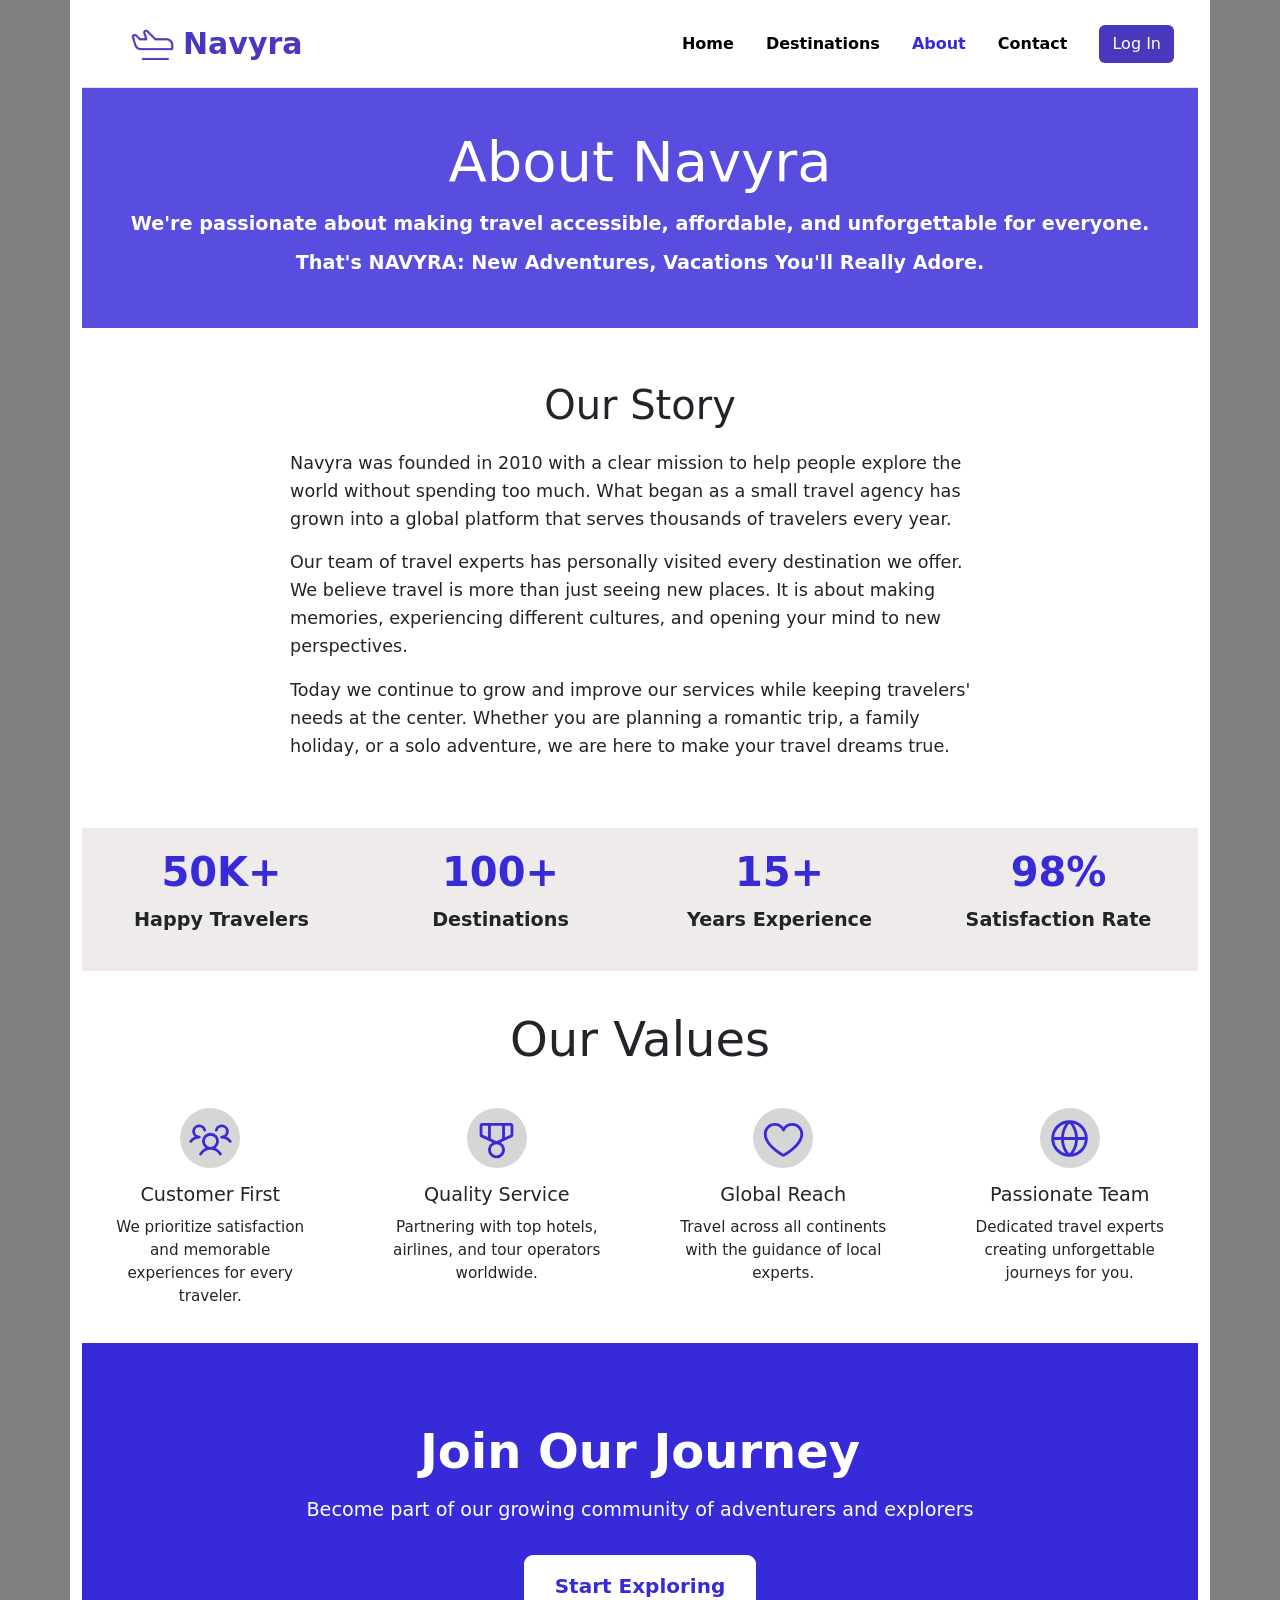
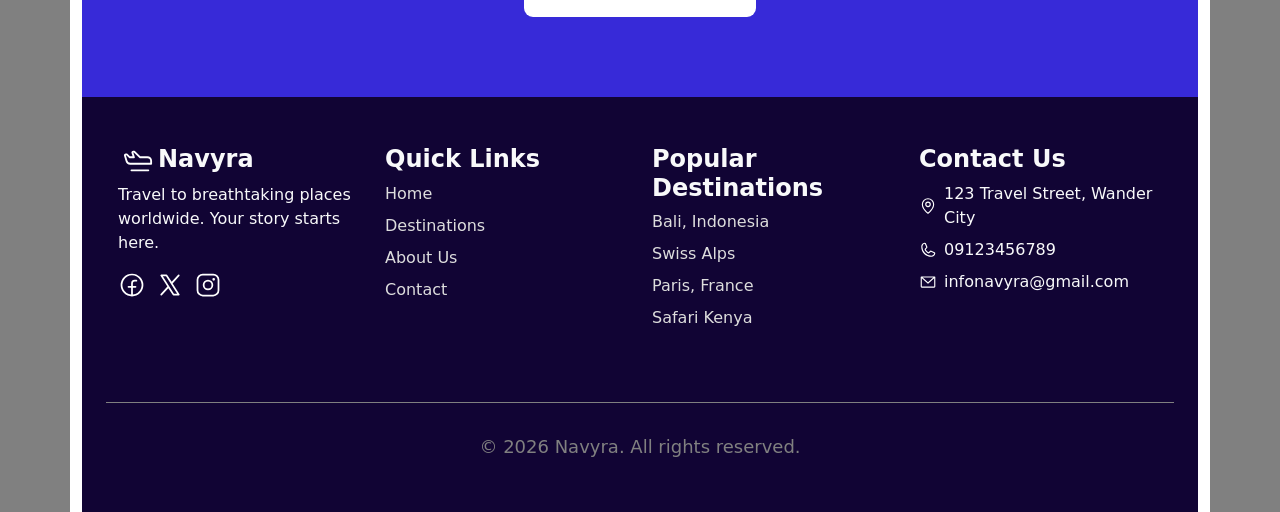
<file: about.html>
<!DOCTYPE html>
<html lang="en">

<head>
    <meta charset="UTF-8">
    <meta name="viewport" content="width=device-width, initial-scale=1.0">
    <title>About</title>
    <link href="https://cdn.jsdelivr.net/npm/bootstrap@5.3.8/dist/css/bootstrap.min.css" rel="stylesheet"
        integrity="sha384-sRIl4kxILFvY47J16cr9ZwB07vP4J8+LH7qKQnuqkuIAvNWLzeN8tE5YBujZqJLB" crossorigin="anonymous">
    <link rel="stylesheet" href="style.css">
</head>
<style> 

    .purple-section {
        background-color: rgba(55, 42, 216, 0.83); 
        color: white;
        text-align: center;
        padding: 40px 20px;
        min-height: 300px;
        min-height: 150px;
        display: flex;
        flex-direction: column;
        justify-content: center; 
    }

    .purple-section h2 {
        margin-bottom: 15px;
        font-size: 3.5rem;
    }

    .purple-section p{
        font-weight: bold;
        font-size: 1.2rem;
        margin-bottom: 10px;
    }

    .purple-section p:nth-child(1){
        margin-bottom: 10px;
    }

    .white-section {
        background-color: white;
        min-height: 500px; 
        display: flex;
        justify-content: center; 
        align-items: center;    
        padding: 20px;
    }

    .white-content {
        max-width: 700px;
    }

    .white-content h3 {
        font-size: 40px;
        margin-bottom: 20px;
        text-align: center; 
    }

    .white-content p {
        line-height: 1.6;
        margin-bottom: 15px;
        font-size: 1.1rem;
        font-weight: 500;
    }

    /* ------------------------------------------------------------------------------------- */

    .stats {
        display: grid;
        grid-template-columns: repeat(auto-fit, minmax(200px, 1fr));
        text-align: center;
        margin-bottom: 40px;
    }

    .stat {
        background-color: #F0EBEB;
        padding: 20px;
  
    }

    .stat h2 {
        color: #372AD8;
        font-size: 2.5rem;
        font-weight: bold;

    }

    .stat p {
        margin-top: 10px;
        font-size: 1.2rem;
        font-weight: bold;
    }

    .values {
        display: grid;
        grid-template-columns: repeat(auto-fit, minmax(250px, 1fr));
        gap: 30px;
    }

    .value {
        background-color: #ffffff;
        padding: 20px;
        text-align: center;
    }

    .value img {
        width: 50px;
        height: 50px;
        margin-bottom: 15px;
    }

    .value h3 {
        margin: 10px 0;
        font-size: 1.2rem;
    }

    .value p {
        font-size: 0.95rem;
        line-height: 1.5;
    }

    .icon {
        width: 60px;
        height: 60px;
        background-color: #D6D6D6; 
        border-radius: 50%;
        display: flex;
        align-items: center;
        justify-content: center;
        margin: 0 auto 15px;
    }

    .symbol {
        width: 45px;
        height: 45px;
    }

    /* ------------------------------------------------------------------------------------- */

    .hero-section {
        background-color: #372AD8;
        color: #fff;
        text-align: center;
        padding: 80px 20px;
    }

    .hero-section h1 {
        font-size: 3rem;
        font-weight: bold;
    }

    .hero-section p {
        font-size: 1.2rem;
        margin-top: 15px;
        margin-bottom: 30px;
    }

    .hero-section .btn {
        background-color: #fff;
        color: #372AD8;;
        font-weight: 600;
        padding: 15px 30px;
        border-radius: 9px;
        transition: all 0.3s ease;
        font-size: 20px;
    }

    .hero-section .btn:hover {
        background-color: #5a32a3;
        color: #fff;
    }
  
    @media (max-width: 480px) {
        .purple-section {
            background-color: rgba(55, 42, 216, 0.83);
            color: white;
            text-align: center;
            padding: 30px 15px;
            min-height: auto;
            display: flex;
            flex-direction: column;
            justify-content: center;
        }

        .purple-section h2 {
            font-size: 1.8rem;
            margin-bottom: 10px;
        }

        .purple-section p {
            font-size: 1rem;
            margin-bottom: 8px;
            font-weight: 500;
        }

        .white-section {
            padding: 30px 15px;
        }

        .white-content h3 {
            font-size: 1.5rem;
            text-align: center;
        }

        .white-content p {
            font-size: 1rem;
        }

        .hero-section {
            padding: 50px 15px;
        }

        .hero-section h1 {
            font-size: 2rem;
        }

        .hero-section p {
            font-size: 1rem;
        }

        .hero-section .btn {
            font-size: 16px;
            padding: 12px 20px;
        }

        .stats {
            grid-template-columns: 1fr;
            gap: 15px;
        }

        .values {
            grid-template-columns: 1fr;
            gap: 20px;
        }
    }

    @media (max-width: 1200px) {

        .purple-section h2 {
            font-size: 2.5rem;
        }

        .purple-section p {
            font-size: 1.1rem;
        }

        .white-content h3 {
            font-size: 2rem;
        }

        .hero-section h1 {
            font-size: 2.8rem;
        }

        .hero-section p {
            font-size: 1.1rem;
        }

        .stats {
            grid-template-columns: repeat(2, 1fr);
        }

        .values {
            grid-template-columns: repeat(2, 1fr);
        }
    }

</style>

<body>

    <div class="container" style="background-color: white;">
        <nav class="navbar navbar-expand-md border-bottom py-3" style="background-color: white;">
  
            <a class="navbar-brand d-flex align-items-center fw-bold" href="#" style="color: #4738BE; font-size: 30px;">
                <img src="./airplane-in-flight-light.png" alt="airplane-in-flight" height="45" class="ms-5 me-2">
                Navyra
            </a>
    
            <button class="navbar-toggler" type="button" data-bs-toggle="collapse" data-bs-target="#navMenu">
                <span class="navbar-toggler-icon"></span>
            </button>
    
            <div class="collapse navbar-collapse justify-content-end" id="navMenu">
                <ul class="navbar-nav mb-2 mb-md-0">
                    <li class="nav-item"><a href="index.html" class="nav-link me-3" style="font-weight: 600">Home</a></li>
                    <li class="nav-item"><a href="destinations.html" class="nav-link me-3" style="font-weight: 600">Destinations</a></li>
                    <li class="nav-item"><a href="about.html" class="nav-link me-3" style="color:#372AD8; font-weight: 600">About</a></li>
                    <li class="nav-item"><a href="contact.html" class="nav-link me-4" style="font-weight: 600">Contact</a></li>
                </ul>
                <a href="login.html" class="btn custom-login me-4">Log In</a>
            </div>
        </nav>
    </div>
    
    <!-- ----------------------------------------------------------------------------------------------- -->

    <div class="container" style="background-color: white;">
        <div class="purple-section">
            <h2>About Navyra</h2>
            <p>We're passionate about making travel accessible, affordable, and unforgettable for everyone.</p>
            <p>That's NAVYRA: New Adventures, Vacations You'll Really Adore.</p>
        </div>

        <div class="white-section">
            <div class="white-content">
                <h3>Our Story</h3>
                <p>
                    Navyra was founded in 2010 with a clear mission to help people explore the world
                    without spending too much. What began as a small travel agency has grown into
                    a global platform that serves thousands of travelers every year.
                </p>
                <p>
                    Our team of travel experts has personally visited every destination we offer. We believe travel is more than
                    just seeing new places. It is about making memories, experiencing different cultures, and opening your mind
                    to new perspectives.
                </p>
                <p>
                    Today we continue to grow and improve our services while keeping travelers' needs at the center. Whether you
                    are planning a romantic trip, a family holiday, or a solo adventure, we are here to make your travel dreams true.
                </p>
            </div>
        </div>
    </div>

    <!-- ----------------------------------------------------------------------------------------------- -->

    <div class="container" style="background-color: white;">
        <div class="stats">
            <div class="stat">
                <h2>50K+</h2>
                <p>Happy Travelers</p>
            </div>
            <div class="stat">
                <h2>100+</h2>
                <p>Destinations</p>
            </div>
            <div class="stat">
                <h2>15+</h2>
                <p>Years Experience</p>
            </div>
            <div class="stat">
                <h2>98%</h2>
                <p>Satisfaction Rate</p>
            </div>
        </div>
    
        <h2 style="text-align:center; margin-bottom:20px; font-size: 3rem;">Our Values</h2>
        <div class="values">
            <div class="value">
                <div class="icon">
                    <svg class="symbol" xmlns="http://www.w3.org/2000/svg" width="36" height="36" fill="#372ad8" viewBox="0 0 256 256">
                        <path
                            d="M244.8,150.4a8,8,0,0,1-11.2-1.6A51.6,51.6,0,0,0,192,128a8,8,0,0,1-7.37-4.89,8,8,0,0,1,0-6.22A8,8,0,0,1,192,112a24,24,0,1,0-23.24-30,8,8,0,1,1-15.5-4A40,40,0,1,1,219,117.51a67.94,67.94,0,0,1,27.43,21.68A8,8,0,0,1,244.8,150.4ZM190.92,212a8,8,0,1,1-13.84,8,57,57,0,0,0-98.16,0,8,8,0,1,1-13.84-8,72.06,72.06,0,0,1,33.74-29.92,48,48,0,1,1,58.36,0A72.06,72.06,0,0,1,190.92,212ZM128,176a32,32,0,1,0-32-32A32,32,0,0,0,128,176ZM72,120a8,8,0,0,0-8-8A24,24,0,1,1,87.24,82a8,8,0,1,0,15.5-4A40,40,0,1,0,37,117.51,67.94,67.94,0,0,0,9.6,139.19a8,8,0,1,0,12.8,9.61A51.6,51.6,0,0,1,64,128,8,8,0,0,0,72,120Z">
                        </path>
                    </svg>
                </div>
                <h3>Customer First</h3>
                <p style="font-weight: 500;">We prioritize satisfaction and memorable experiences for every traveler.</p>
            </div>

            <div class="value">
                <div class="icon">
                    <svg class="symbol" xmlns="http://www.w3.org/2000/svg" width="36" height="36" fill="#372ad8" viewBox="0 0 256 256">
                        <path
                            d="M207,40H49A17,17,0,0,0,32,57v49.21a17,17,0,0,0,10,15.47l62.6,28.45a48,48,0,1,0,46.88,0L214,121.68a17,17,0,0,0,10-15.47V57A17,17,0,0,0,207,40ZM160,56v72.67l-32,14.54L96,128.67V56ZM48,106.21V57a1,1,0,0,1,1-1H80v65.39L48.59,107.12A1,1,0,0,1,48,106.21ZM128,224a32,32,0,1,1,32-32A32,32,0,0,1,128,224Zm80-117.79a1,1,0,0,1-.59.91L176,121.39V56h31a1,1,0,0,1,1,1Z">
                        </path>
                    </svg>
                </div>
                <h3>Quality Service</h3>
                <p style="font-weight: 500;">Partnering with top hotels, airlines, and tour operators worldwide.</p>
            </div>

            <div class="value">
                <div class="icon">
                    <svg class="symbol" xmlns="http://www.w3.org/2000/svg" width="36" height="36" fill="#372ad8" viewBox="0 0 256 256">
                        <path
                            d="M178,40c-20.65,0-38.73,8.88-50,23.89C116.73,48.88,98.65,40,78,40a62.07,62.07,0,0,0-62,62c0,70,103.79,126.66,108.21,129a8,8,0,0,0,7.58,0C136.21,228.66,240,172,240,102A62.07,62.07,0,0,0,178,40ZM128,214.8C109.74,204.16,32,155.69,32,102A46.06,46.06,0,0,1,78,56c19.45,0,35.78,10.36,42.6,27a8,8,0,0,0,14.8,0c6.82-16.67,23.15-27,42.6-27a46.06,46.06,0,0,1,46,46C224,155.61,146.24,204.15,128,214.8Z">
                        </path>
                    </svg>
                </div>
                <h3>Global Reach</h3>
                <p style="font-weight: 500;">Travel across all continents with the guidance of local experts.</p>
            </div>

            <div class="value">
                <div class="icon">
                    <svg class="symbol" xmlns="http://www.w3.org/2000/svg" width="36" height="36" fill="#372ad8" viewBox="0 0 256 256">
                        <path
                            d="M128,24h0A104,104,0,1,0,232,128,104.12,104.12,0,0,0,128,24Zm87.62,96H175.79C174,83.49,159.94,57.67,148.41,42.4A88.19,88.19,0,0,1,215.63,120ZM96.23,136h63.54c-2.31,41.61-22.23,67.11-31.77,77C118.45,203.1,98.54,177.6,96.23,136Zm0-16C98.54,78.39,118.46,52.89,128,43c9.55,9.93,29.46,35.43,31.77,77Zm11.36-77.6C96.06,57.67,82,83.49,80.21,120H40.37A88.19,88.19,0,0,1,107.59,42.4ZM40.37,136H80.21c1.82,36.51,15.85,62.33,27.38,77.6A88.19,88.19,0,0,1,40.37,136Zm108,77.6c11.53-15.27,25.56-41.09,27.38-77.6h39.84A88.19,88.19,0,0,1,148.41,213.6Z">
                        </path>
                    </svg>
                </div>
                <h3>Passionate Team</h3>
                <p style="font-weight: 500;">Dedicated travel experts creating unforgettable journeys for you.</p>
            </div>
        </div>
    </div>


    <!-- ----------------------------------------------------------------------------------------------- -->

    <div class="container" style="background-color: white;">
        <div class="hero-section">
            <div class="container">
                <h1>Join Our Journey</h1>
                <p>Become part of our growing community of adventurers and explorers</p>
                <a href="destinations.html" class="btn">Start Exploring</a>
            </div>
        </div>
    </div>

    <!-- ----------------------------------------------------------------------------------------------- -->


    <div class="container" style="background-color: white;">
        <footer class="footer bg-dark-purple text-light pt-5 pb-3 px-4">
            <div class="container">
                <div class="row">
    
                    <div class="col-md-3 mb-4">
                        <div class="logo-wrapper mb-2">
                            <svg class="navyra-logo" xmlns="http://www.w3.org/2000/svg" width="32" height="32"
                                fill="#ffffff" viewBox="0 0 256 256">
                                <path
                                    d="M224,216a8,8,0,0,1-8,8H72a8,8,0,1,1,0-16H216A8,8,0,0,1,224,216Zm24-80v24a8,8,0,0,1-8,8H61.07a39.75,39.75,0,0,1-38.31-28.51L8.69,92.6A16,16,0,0,1,24,72h8a8,8,0,0,1,5.65,2.34L59.32,96H81.81l-9-26.94A16,16,0,0,1,88,48h8a8,8,0,0,1,5.66,2.34L147.32,96H208A40,40,0,0,1,248,136Zm-16,0a24,24,0,0,0-24-24H144a8,8,0,0,1-5.65-2.34L92.69,64H88l12.49,37.47A8,8,0,0,1,92.91,112H56a8,8,0,0,1-5.66-2.34L28.69,88H24l14.07,46.9a23.85,23.85,0,0,0,23,17.1H232Z">
                                </path>
                            </svg>
                            <span class="navyra-text">Navyra</span>
                        </div>
                        <p>Travel to breathtaking places worldwide. Your story starts here.</p>
                        <div class="social-icons mt-3">
                            <svg class="social-icon" xmlns="http://www.w3.org/2000/svg" width="32" height="32"
                                fill="#ffffff" viewBox="0 0 256 256">
                                <path
                                    d="M128,24A104,104,0,1,0,232,128,104.11,104.11,0,0,0,128,24Zm8,191.63V152h24a8,8,0,0,0,0-16H136V112a16,16,0,0,1,16-16h16a8,8,0,0,0,0-16H152a32,32,0,0,0-32,32v24H96a8,8,0,0,0,0,16h24v63.63a88,88,0,1,1,16,0Z">
                                </path>
                            </svg>
                            <svg class="social-icon" xmlns="http://www.w3.org/2000/svg" width="32" height="32"
                                fill="#ffffff" viewBox="0 0 256 256">
                                <path
                                    d="M214.75,211.71l-62.6-98.38,61.77-67.95a8,8,0,0,0-11.84-10.76L143.24,99.34,102.75,35.71A8,8,0,0,0,96,32H48a8,8,0,0,0-6.75,12.3l62.6,98.37-61.77,68a8,8,0,1,0,11.84,10.76l58.84-64.72,40.49,63.63A8,8,0,0,0,160,224h48a8,8,0,0,0,6.75-12.29ZM164.39,208,62.57,48h29L193.43,208Z">
                                </path>
                            </svg>
                            <svg class="social-icon" xmlns="http://www.w3.org/2000/svg" width="32" height="32"
                                fill="#ffffff" viewBox="0 0 256 256">
                                <path
                                    d="M128,80a48,48,0,1,0,48,48A48.05,48.05,0,0,0,128,80Zm0,80a32,32,0,1,1,32-32A32,32,0,0,1,128,160ZM176,24H80A56.06,56.06,0,0,0,24,80v96a56.06,56.06,0,0,0,56,56h96a56.06,56.06,0,0,0,56-56V80A56.06,56.06,0,0,0,176,24Zm40,152a40,40,0,0,1-40,40H80a40,40,0,0,1-40-40V80A40,40,0,0,1,80,40h96a40,40,0,0,1,40,40ZM192,76a12,12,0,1,1-12-12A12,12,0,0,1,192,76Z">
                                </path>
                            </svg>
                        </div>
                    </div>
    
                    <div class="col-md-3 mb-4">
                        <h5 class="footer-title">Quick Links</h5>
                        <ul class="list-unstyled">
                            <li><a href="index.html" class="footer-link">Home</a></li>
                            <li><a href="destinations.html" class="footer-link">Destinations</a></li>
                            <li><a href="about.html" class="footer-link">About Us</a></li>
                            <li><a href="contact.html" class="footer-link">Contact</a></li>
                        </ul>
                    </div>
    
                    <div class="col-md-3 mb-4">
                        <h5 class="footer-title">Popular Destinations</h5>
                        <ul class="list-unstyled">
                            <li><a href="destinations.html" class="footer-link">Bali, Indonesia</a></li>
                            <li><a href="destinations.html" class="footer-link">Swiss Alps</a></li>
                            <li><a href="destinations.html" class="footer-link">Paris, France</a></li>
                            <li><a href="destinations.html" class="footer-link">Safari Kenya</a></li>
                        </ul>
                    </div>
    
                    <div class="col-md-3 mb-4">
                        <h5 class="footer-title">Contact Us</h5>
    
                        <p class="contact-item">
                            <svg class="contact-icon" xmlns="http://www.w3.org/2000/svg" width="20" height="20"
                                fill="#ffffff" viewBox="0 0 256 256">
                                <path
                                    d="M128,64a40,40,0,1,0,40,40A40,40,0,0,0,128,64Zm0,64a24,24,0,1,1,24-24A24,24,0,0,1,128,128Zm0-112a88.1,88.1,0,0,0-88,88c0,31.4,14.51,64.68,42,96.25a254.19,254.19,0,0,0,41.45,38.3,8,8,0,0,0,9.18,0A254.19,254.19,0,0,0,174,200.25c27.45-31.57,42-64.85,42-96.25A88.1,88.1,0,0,0,128,16Zm0,206c-16.53-13-72-60.75-72-118a72,72,0,0,1,144,0C200,161.23,144.53,209,128,222Z">
                                </path>
                            </svg>
                            123 Travel Street, Wander City
                        </p>
    
                        <p class="contact-item">
                            <svg class="contact-icon" xmlns="http://www.w3.org/2000/svg" width="20" height="20"
                                fill="#ffffff" viewBox="0 0 256 256">
                                <path
                                    d="M222.37,158.46l-47.11-21.11-.13-.06a16,16,0,0,0-15.17,1.4,8.12,8.12,0,0,0-.75.56L134.87,160c-15.42-7.49-31.34-23.29-38.83-38.51l20.78-24.71c.2-.25.39-.5.57-.77a16,16,0,0,0,1.32-15.06l0-.12L97.54,33.64a16,16,0,0,0-16.62-9.52A56.26,56.26,0,0,0,32,80c0,79.4,64.6,144,144,144a56.26,56.26,0,0,0,55.88-48.92A16,16,0,0,0,222.37,158.46ZM176,208A128.14,128.14,0,0,1,48,80,40.2,40.2,0,0,1,82.87,40a.61.61,0,0,0,0,.12l21,47L83.2,111.86a6.13,6.13,0,0,0-.57.77,16,16,0,0,0-1,15.7c9.06,18.53,27.73,37.06,46.46,46.11a16,16,0,0,0,15.75-1.14,8.44,8.44,0,0,0,.74-.56L168.89,152l47,21.05h0s.08,0,.11,0A40.21,40.21,0,0,1,176,208Z">
                                </path>
                            </svg>
                            09123456789
                        </p>
    
                        <p class="contact-item">
                            <svg class="contact-icon" xmlns="http://www.w3.org/2000/svg" width="20" height="20"
                                fill="#ffffff" viewBox="0 0 256 256">
                                <path
                                    d="M224,48H32a8,8,0,0,0-8,8V192a16,16,0,0,0,16,16H216a16,16,0,0,0,16-16V56A8,8,0,0,0,224,48ZM203.43,64,128,133.15,52.57,64ZM216,192H40V74.19l82.59,75.71a8,8,0,0,0,10.82,0L216,74.19V192Z">
                                </path>
                            </svg>
                            infonavyra@gmail.com
                        </p>
                    </div>
                </div>
            </div>
    
            <div class="footer-bottom text-center mt-4">
                <p>© 2026 Navyra. All rights reserved.</p>
            </div>
        </footer>
    </div>


    <script src="https://cdn.jsdelivr.net/npm/bootstrap@5.3.8/dist/js/bootstrap.bundle.min.js"
        integrity="sha384-FKyoEForCGlyvwx9Hj09JcYn3nv7wiPVlz7YYwJrWVcXK/BmnVDxM+D2scQbITxI"
        crossorigin="anonymous">
    </script>

</body>
</html>
</file>
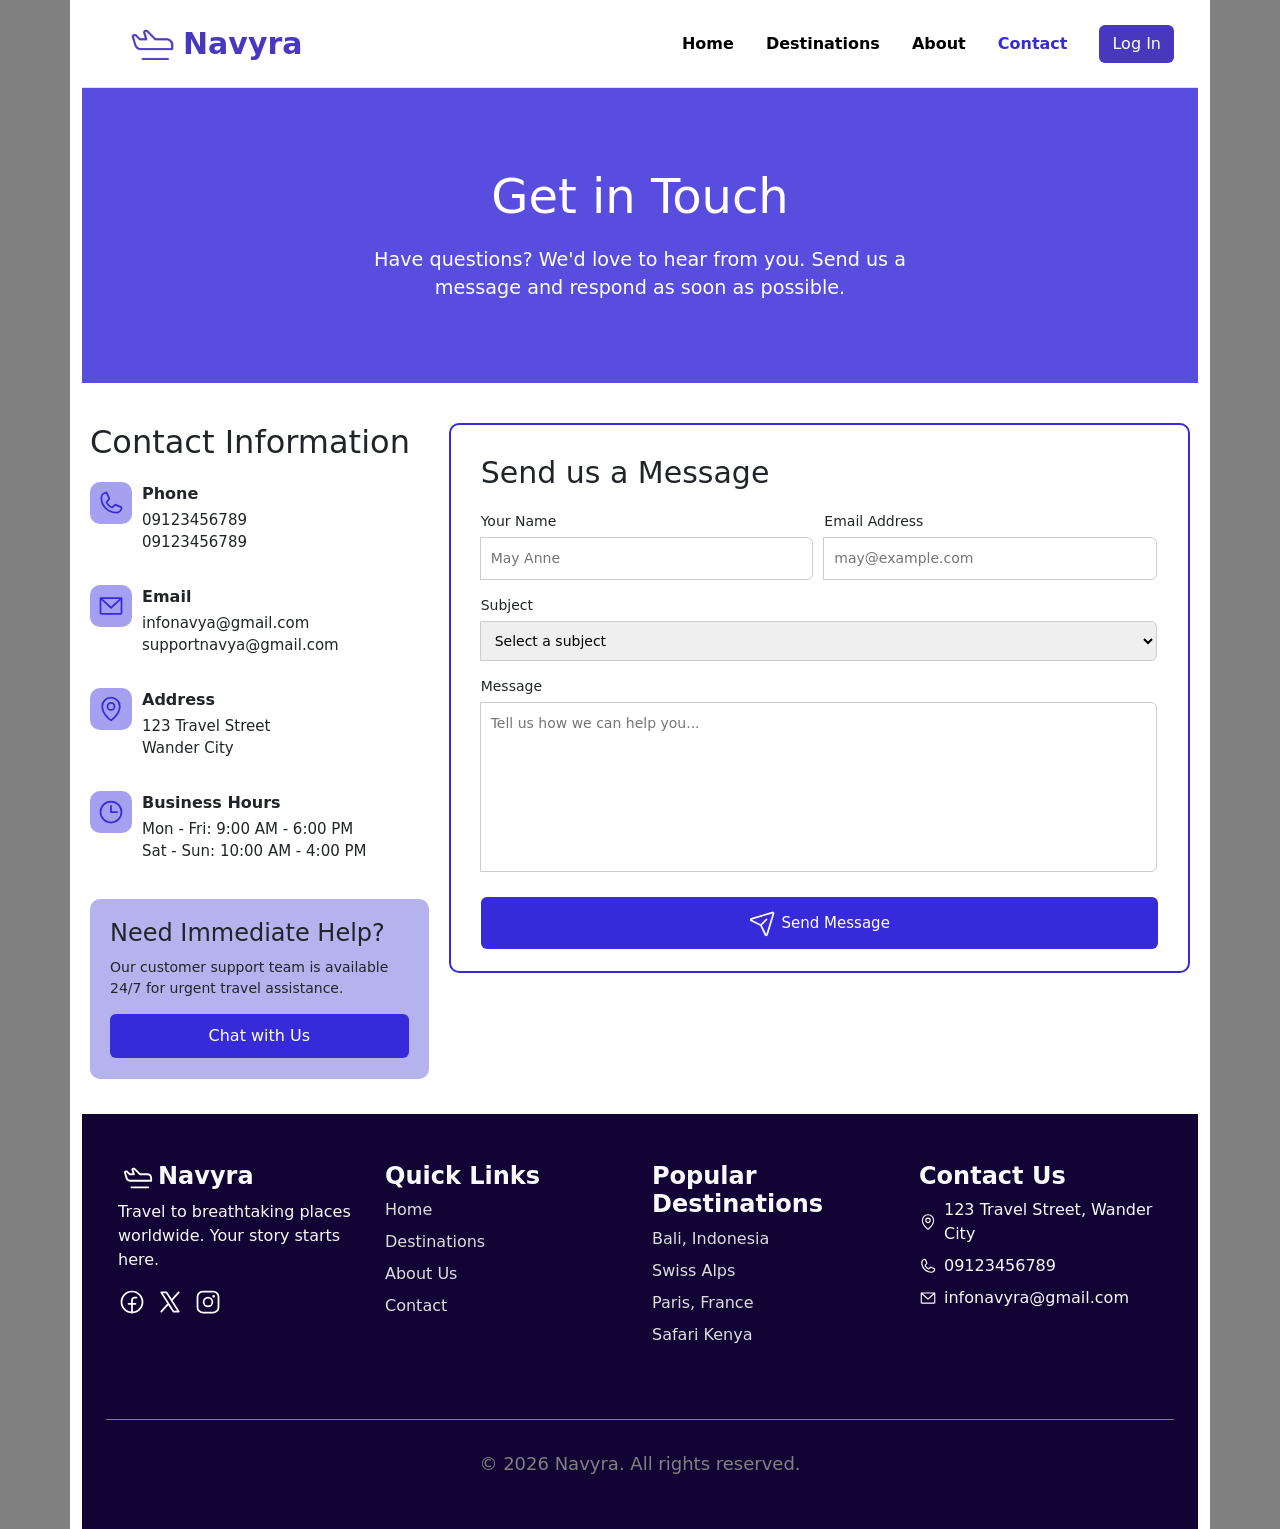
<file: contact.html>
<!DOCTYPE html>
<html lang="en">

<head>
    <meta charset="UTF-8">
    <meta name="viewport" content="width=device-width, initial-scale=1.0">
    <title>Contact</title>
    <link href="https://cdn.jsdelivr.net/npm/bootstrap@5.3.8/dist/css/bootstrap.min.css" rel="stylesheet"
        integrity="sha384-sRIl4kxILFvY47J16cr9ZwB07vP4J8+LH7qKQnuqkuIAvNWLzeN8tE5YBujZqJLB" crossorigin="anonymous">
    <link rel="stylesheet" href="style.css">
</head>
<style>

    .contact-section {
      background-color: rgba(55, 42, 216, 0.83); 
      color: #fff;
      padding: 80px 20px;
      text-align: center;
    }

    .contact-section h1 {
      font-size: 3rem;
      margin-bottom: 20px;
    }

    .contact-section p {
      font-size: 1.2rem;
      max-width: 600px;
      margin: 0 auto;
    }

    /* ------------------------------------------------------------------------------------- */

    .contact-layout {
        display: flex;
        gap: 20px;
        max-width: 1100px;
        margin: auto;
        flex-wrap: wrap;
        padding-bottom: 35px;
        padding-top: 40px;
    }

    .contact-info {
        flex: 1;
        min-width: 280px;
    }

    .contact-info h2 {
        margin-bottom: 20px;
        font-size: 2rem;
    }

    .info-box {
        display: flex;
        align-items: flex-start;
        margin-bottom: 15px;   
    }

    .icon {
        width: 42px;
        height: 42px;
        background: #A6A0F0;
        display: flex;
        align-items: center;
        justify-content: center;
        border-radius: 10px;
        margin-right: 10px;
        font-size: 18px;
    }

    .info-text p {
        font-size: 15px;
        font-weight: 500;
    }

    .info-text strong {
        display: block;
        margin-bottom: 3px;
    }

    .help-box {
        background: #B6B2ED;
        padding: 20px;
        border-radius: 10px;
        margin-top: 20px;
        height: 180px;
    }

    .help-box h4 {
        margin-bottom: 10px;
    }

    .help-box p {
        font-size: 14px;
        margin-bottom: 15px;
    }

    .help-box button {
        width: 100%;
        padding: 10px;
        border: none;
        background: #372AD8;
        color: white;
        border-radius: 6px;
        cursor: pointer;
    }

    .contact-form {
        flex: 2;
        min-width: 300px;
        height: 550px;
        background: #fff;
        padding: 30px;
        border-radius: 10px;
        border: 2px solid #372AD8;
    }

    .contact-form h2 {
        margin-bottom: 20px;
        font-size: 30px;
    }

    .contact-row {
        display: flex;
        gap: 10px;
        flex-wrap: wrap;
    }

    .input-group {
        flex: 1;
        min-width: 140px;
        margin-bottom: 15px;
    }

    .input-group label {
        display: block;
        margin-bottom: 5px;
        font-size: 14px;
        font-weight: 500;
    }

    .input-group input,
    .input-group select,
    .input-group textarea {
        width: 100%;
        padding: 10px;
        border-radius: 6px;
        border: 1px solid #ccc;
        font-size: 14px;
    }

    textarea {
        resize: none;
        height: 170px;
    }

    .submit-btn {
        width: 100%;
        padding: 12px;
        background: #372AD8;
        color: white;
        border: none;
        border-radius: 6px;
        cursor: pointer;
        font-size: 15px;
        margin-top: 10px;
    }

    .submit-btn svg {
        vertical-align: middle;
    }

    /* ------------------------------------------------------------------------------------- */

    @media (max-width: 480px) {
        .contact-section {
            padding: 50px 15px;
        }

        .contact-section h1 {
            font-size: 2rem;
        }

        .contact-section p {
            font-size: 1rem;
            padding: 0 10px;
        }

        .contact-layout {
            flex-direction: column;
            padding: 20px 20px;
            gap: 25px;
        }

        .contact-form {
            height: auto; 
            padding: 20px;
        }

        .contact-form h2 {
            font-size: 1.5rem;
        }

        .contact-info h2 {
            font-size: 1.5rem;
        }       

        .help-box {
            height: auto;
        }
    }

    @media (max-width: 1200px) {
        .contact-section h1 {
            font-size: 2.5rem;
        }

        .contact-section p {
            font-size: 1.1rem;
        }

        .contact-layout {
            flex-direction: column;
            padding: 30px 30px;
        }

        .contact-form {
            padding: 25px;
        }

        .contact-form h2 {
            font-size: 1.8rem;
        }

        .contact-info h2 {
            font-size: 1.8rem;
        }
    }

</style>

<body>
    <div class="container" style="background-color: white;">
        <nav class="navbar navbar-expand-md border-bottom py-3" style="background-color: white;">

            <a class="navbar-brand d-flex align-items-center fw-bold" href="#" style="color: #4738BE; font-size: 30px;">
                <img src="./airplane-in-flight-light.png" alt="airplane-in-flight" height="45" class="ms-5 me-2">
                Navyra
            </a>

            <button class="navbar-toggler" type="button" data-bs-toggle="collapse" data-bs-target="#navMenu">
                <span class="navbar-toggler-icon"></span>
            </button>

            <div class="collapse navbar-collapse justify-content-end" id="navMenu">
                <ul class="navbar-nav mb-2 mb-md-0">
                    <li class="nav-item"><a href="index.html" class="nav-link me-3" style="font-weight: 600">Home</a></li>
                    <li class="nav-item"><a href="destinations.html" class="nav-link me-3" style="font-weight: 600">Destinations</a></li>
                    <li class="nav-item"><a href="about.html" class="nav-link me-3" style="font-weight: 600">About</a></li>
                    <li class="nav-item"><a href="contact.html" class="nav-link me-4" style="color:#372AD8; font-weight: 600">Contact</a>
                    </li>
                </ul>
                <a href="login.html" class="btn custom-login me-4">Log In</a>
            </div>
        </nav>
    </div>

    <!-- ----------------------------------------------------------------------------------------------- -->

    <div class="container" style="background-color: white;">
        <div class="contact-section">
            <h1>Get in Touch</h1>
            <p>Have questions? We'd love to hear from you. Send us a message and respond as soon as possible.</p>
        </div>
    </div>

    <!-- ----------------------------------------------------------------------------------------------- -->

    <div class="container" style="background-color: white;">
        <div class="contact-layout">
    
            <div class="contact-info">
                <h2>Contact Information</h2>

                <div class="info-box">
                    <div class="icon">
                        <svg xmlns="http://www.w3.org/2000/svg" width="28" height="28" fill="#372ad8" viewBox="0 0 256 256">
                            <path
                                d="M222.37,158.46l-47.11-21.11-.13-.06a16,16,0,0,0-15.17,1.4,8.12,8.12,0,0,0-.75.56L134.87,160c-15.42-7.49-31.34-23.29-38.83-38.51l20.78-24.71c.2-.25.39-.5.57-.77a16,16,0,0,0,1.32-15.06l0-.12L97.54,33.64a16,16,0,0,0-16.62-9.52A56.26,56.26,0,0,0,32,80c0,79.4,64.6,144,144,144a56.26,56.26,0,0,0,55.88-48.92A16,16,0,0,0,222.37,158.46ZM176,208A128.14,128.14,0,0,1,48,80,40.2,40.2,0,0,1,82.87,40a.61.61,0,0,0,0,.12l21,47L83.2,111.86a6.13,6.13,0,0,0-.57.77,16,16,0,0,0-1,15.7c9.06,18.53,27.73,37.06,46.46,46.11a16,16,0,0,0,15.75-1.14,8.44,8.44,0,0,0,.74-.56L168.89,152l47,21.05h0s.08,0,.11,0A40.21,40.21,0,0,1,176,208Z">
                            </path>
                        </svg>
                    </div>
                    <div class="info-text">
                        <strong>Phone</strong>
                        <p>09123456789<br>09123456789</p>
                    </div>
                </div>

                <div class="info-box">
                    <div class="icon">
                        <svg xmlns="http://www.w3.org/2000/svg" width="28" height="28" fill="#372ad8" viewBox="0 0 256 256">
                            <path
                                d="M224,48H32a8,8,0,0,0-8,8V192a16,16,0,0,0,16,16H216a16,16,0,0,0,16-16V56A8,8,0,0,0,224,48ZM203.43,64,128,133.15,52.57,64ZM216,192H40V74.19l82.59,75.71a8,8,0,0,0,10.82,0L216,74.19V192Z">
                            </path>
                        </svg>
                    </div>
                    <div class="info-text">
                        <strong>Email</strong>
                        <p>infonavya@gmail.com<br>supportnavya@gmail.com</p>
                    </div>
                </div>

                <div class="info-box">
                    <div class="icon">
                        <svg xmlns="http://www.w3.org/2000/svg" width="28" height="28" fill="#372ad8" viewBox="0 0 256 256">
                            <path
                                d="M128,64a40,40,0,1,0,40,40A40,40,0,0,0,128,64Zm0,64a24,24,0,1,1,24-24A24,24,0,0,1,128,128Zm0-112a88.1,88.1,0,0,0-88,88c0,31.4,14.51,64.68,42,96.25a254.19,254.19,0,0,0,41.45,38.3,8,8,0,0,0,9.18,0A254.19,254.19,0,0,0,174,200.25c27.45-31.57,42-64.85,42-96.25A88.1,88.1,0,0,0,128,16Zm0,206c-16.53-13-72-60.75-72-118a72,72,0,0,1,144,0C200,161.23,144.53,209,128,222Z">
                            </path>
                        </svg>
                    </div>
                    <div class="info-text">
                        <strong>Address</strong>
                        <p>123 Travel Street<br>Wander City</p>
                    </div>
                </div>

                <div class="info-box">
                    <div class="icon">
                        <svg xmlns="http://www.w3.org/2000/svg" width="28" height="28" fill="#372ad8" viewBox="0 0 256 256">
                            <path
                                d="M128,24A104,104,0,1,0,232,128,104.11,104.11,0,0,0,128,24Zm0,192a88,88,0,1,1,88-88A88.1,88.1,0,0,1,128,216Zm64-88a8,8,0,0,1-8,8H128a8,8,0,0,1-8-8V72a8,8,0,0,1,16,0v48h48A8,8,0,0,1,192,128Z">
                            </path>
                        </svg>
                    </div>
                    <div class="info-text">
                        <strong>Business Hours</strong>
                        <p>Mon - Fri: 9:00 AM - 6:00 PM<br>
                        Sat - Sun: 10:00 AM - 4:00 PM</p>
                    </div>
                </div>

                <div class="help-box">
                    <h4>Need Immediate Help?</h4>
                    <p>Our customer support team is available 24/7 for urgent travel assistance.</p>
                    <button>Chat with Us</button>
                </div>
            </div>

            <div class="contact-form">
                <h2>Send us a Message</h2>

                <div class="contact-row">
                    <div class="input-group">
                        <label>Your Name</label>
                        <input type="text" placeholder="May Anne">
                    </div>

                    <div class="input-group">
                        <label>Email Address</label>
                        <input type="email" placeholder="may@example.com">
                    </div>
                </div>

                <div class="input-group">
                    <label>Subject</label>
                    <select>
                        <option>Select a subject</option>
                        <option>Booking Inquiry</option>
                        <option>Customer Support</option>
                        <option>Feedback</option>
                        <option>Partnership</option>
                        <option>Other</option>
                    </select>
                </div>

                <div class="input-group">
                    <label>Message</label>
                    <textarea placeholder="Tell us how we can help you..."></textarea>
                </div>

                <button class="submit-btn">
                    <svg xmlns="http://www.w3.org/2000/svg" width="28" height="28" fill="#ffffff" viewBox="0 0 256 256">
                        <path
                            d="M227.32,28.68a16,16,0,0,0-15.66-4.08l-.15,0L19.57,82.84a16,16,0,0,0-2.49,29.8L102,154l41.3,84.87A15.86,15.86,0,0,0,157.74,248q.69,0,1.38-.06a15.88,15.88,0,0,0,14-11.51l58.2-191.94c0-.05,0-.1,0-.15A16,16,0,0,0,227.32,28.68ZM157.83,231.85l-.05.14,0-.07-40.06-82.3,48-48a8,8,0,0,0-11.31-11.31l-48,48L24.08,98.25l-.07,0,.14,0L216,40Z">
                        </path>
                    </svg>
                    Send Message
                </button>
            </div>
        </div>
    </div>

    <!-- ----------------------------------------------------------------------------------------------- -->

    <div class="container" style="background-color: white;">
        <footer class="footer bg-dark-purple text-light pt-5 pb-3 px-4">
            <div class="container">
                <div class="row">
    
                    <div class="col-md-3 mb-4">
                        <div class="logo-wrapper mb-2">
                            <svg class="navyra-logo" xmlns="http://www.w3.org/2000/svg" width="32" height="32"
                                fill="#ffffff" viewBox="0 0 256 256">
                                <path
                                    d="M224,216a8,8,0,0,1-8,8H72a8,8,0,1,1,0-16H216A8,8,0,0,1,224,216Zm24-80v24a8,8,0,0,1-8,8H61.07a39.75,39.75,0,0,1-38.31-28.51L8.69,92.6A16,16,0,0,1,24,72h8a8,8,0,0,1,5.65,2.34L59.32,96H81.81l-9-26.94A16,16,0,0,1,88,48h8a8,8,0,0,1,5.66,2.34L147.32,96H208A40,40,0,0,1,248,136Zm-16,0a24,24,0,0,0-24-24H144a8,8,0,0,1-5.65-2.34L92.69,64H88l12.49,37.47A8,8,0,0,1,92.91,112H56a8,8,0,0,1-5.66-2.34L28.69,88H24l14.07,46.9a23.85,23.85,0,0,0,23,17.1H232Z">
                                </path>
                            </svg>
                            <span class="navyra-text">Navyra</span>
                        </div>
                        <p>Travel to breathtaking places worldwide. Your story starts here.</p>
                        <div class="social-icons mt-3">
                            <svg class="social-icon" xmlns="http://www.w3.org/2000/svg" width="32" height="32"
                                fill="#ffffff" viewBox="0 0 256 256">
                                <path
                                    d="M128,24A104,104,0,1,0,232,128,104.11,104.11,0,0,0,128,24Zm8,191.63V152h24a8,8,0,0,0,0-16H136V112a16,16,0,0,1,16-16h16a8,8,0,0,0,0-16H152a32,32,0,0,0-32,32v24H96a8,8,0,0,0,0,16h24v63.63a88,88,0,1,1,16,0Z">
                                </path>
                            </svg>
                            <svg class="social-icon" xmlns="http://www.w3.org/2000/svg" width="32" height="32"
                                fill="#ffffff" viewBox="0 0 256 256">
                                <path
                                    d="M214.75,211.71l-62.6-98.38,61.77-67.95a8,8,0,0,0-11.84-10.76L143.24,99.34,102.75,35.71A8,8,0,0,0,96,32H48a8,8,0,0,0-6.75,12.3l62.6,98.37-61.77,68a8,8,0,1,0,11.84,10.76l58.84-64.72,40.49,63.63A8,8,0,0,0,160,224h48a8,8,0,0,0,6.75-12.29ZM164.39,208,62.57,48h29L193.43,208Z">
                                </path>
                            </svg>
                            <svg class="social-icon" xmlns="http://www.w3.org/2000/svg" width="32" height="32"
                                fill="#ffffff" viewBox="0 0 256 256">
                                <path
                                    d="M128,80a48,48,0,1,0,48,48A48.05,48.05,0,0,0,128,80Zm0,80a32,32,0,1,1,32-32A32,32,0,0,1,128,160ZM176,24H80A56.06,56.06,0,0,0,24,80v96a56.06,56.06,0,0,0,56,56h96a56.06,56.06,0,0,0,56-56V80A56.06,56.06,0,0,0,176,24Zm40,152a40,40,0,0,1-40,40H80a40,40,0,0,1-40-40V80A40,40,0,0,1,80,40h96a40,40,0,0,1,40,40ZM192,76a12,12,0,1,1-12-12A12,12,0,0,1,192,76Z">
                                </path>
                            </svg>
                        </div>
                    </div>
    
                    <div class="col-md-3 mb-4">
                        <h5 class="footer-title">Quick Links</h5>
                        <ul class="list-unstyled">
                            <li><a href="index.html" class="footer-link">Home</a></li>
                            <li><a href="destinations.html" class="footer-link">Destinations</a></li>
                            <li><a href="about.html" class="footer-link">About Us</a></li>
                            <li><a href="contact.html" class="footer-link">Contact</a></li>
                        </ul>
                    </div>
    
                    <div class="col-md-3 mb-4">
                        <h5 class="footer-title">Popular Destinations</h5>
                        <ul class="list-unstyled">
                            <li><a href="destinations.html" class="footer-link">Bali, Indonesia</a></li>
                            <li><a href="destinations.html" class="footer-link">Swiss Alps</a></li>
                            <li><a href="destinations.html" class="footer-link">Paris, France</a></li>
                            <li><a href="destinations.html" class="footer-link">Safari Kenya</a></li>
                        </ul>
                    </div>
    
                    <div class="col-md-3 mb-4">
                        <h5 class="footer-title">Contact Us</h5>
    
                        <p class="contact-item">
                            <svg class="contact-icon" xmlns="http://www.w3.org/2000/svg" width="20" height="20"
                                fill="#ffffff" viewBox="0 0 256 256">
                                <path
                                    d="M128,64a40,40,0,1,0,40,40A40,40,0,0,0,128,64Zm0,64a24,24,0,1,1,24-24A24,24,0,0,1,128,128Zm0-112a88.1,88.1,0,0,0-88,88c0,31.4,14.51,64.68,42,96.25a254.19,254.19,0,0,0,41.45,38.3,8,8,0,0,0,9.18,0A254.19,254.19,0,0,0,174,200.25c27.45-31.57,42-64.85,42-96.25A88.1,88.1,0,0,0,128,16Zm0,206c-16.53-13-72-60.75-72-118a72,72,0,0,1,144,0C200,161.23,144.53,209,128,222Z">
                                </path>
                            </svg>
                            123 Travel Street, Wander City
                        </p>
    
                        <p class="contact-item">
                            <svg class="contact-icon" xmlns="http://www.w3.org/2000/svg" width="20" height="20"
                                fill="#ffffff" viewBox="0 0 256 256">
                                <path
                                    d="M222.37,158.46l-47.11-21.11-.13-.06a16,16,0,0,0-15.17,1.4,8.12,8.12,0,0,0-.75.56L134.87,160c-15.42-7.49-31.34-23.29-38.83-38.51l20.78-24.71c.2-.25.39-.5.57-.77a16,16,0,0,0,1.32-15.06l0-.12L97.54,33.64a16,16,0,0,0-16.62-9.52A56.26,56.26,0,0,0,32,80c0,79.4,64.6,144,144,144a56.26,56.26,0,0,0,55.88-48.92A16,16,0,0,0,222.37,158.46ZM176,208A128.14,128.14,0,0,1,48,80,40.2,40.2,0,0,1,82.87,40a.61.61,0,0,0,0,.12l21,47L83.2,111.86a6.13,6.13,0,0,0-.57.77,16,16,0,0,0-1,15.7c9.06,18.53,27.73,37.06,46.46,46.11a16,16,0,0,0,15.75-1.14,8.44,8.44,0,0,0,.74-.56L168.89,152l47,21.05h0s.08,0,.11,0A40.21,40.21,0,0,1,176,208Z">
                                </path>
                            </svg>
                            09123456789
                        </p>
    
                        <p class="contact-item">
                            <svg class="contact-icon" xmlns="http://www.w3.org/2000/svg" width="20" height="20"
                                fill="#ffffff" viewBox="0 0 256 256">
                                <path
                                    d="M224,48H32a8,8,0,0,0-8,8V192a16,16,0,0,0,16,16H216a16,16,0,0,0,16-16V56A8,8,0,0,0,224,48ZM203.43,64,128,133.15,52.57,64ZM216,192H40V74.19l82.59,75.71a8,8,0,0,0,10.82,0L216,74.19V192Z">
                                </path>
                            </svg>
                            infonavyra@gmail.com
                        </p>
                    </div>
                </div>
            </div>
    
            <div class="footer-bottom text-center mt-4">
                <p>© 2026 Navyra. All rights reserved.</p>
            </div>
        </footer>
    </div>

    <script src="https://cdn.jsdelivr.net/npm/bootstrap@5.3.8/dist/js/bootstrap.bundle.min.js"
        integrity="sha384-FKyoEForCGlyvwx9Hj09JcYn3nv7wiPVlz7YYwJrWVcXK/BmnVDxM+D2scQbITxI"
        crossorigin="anonymous">
    </script>

</body>
</html>
</file>
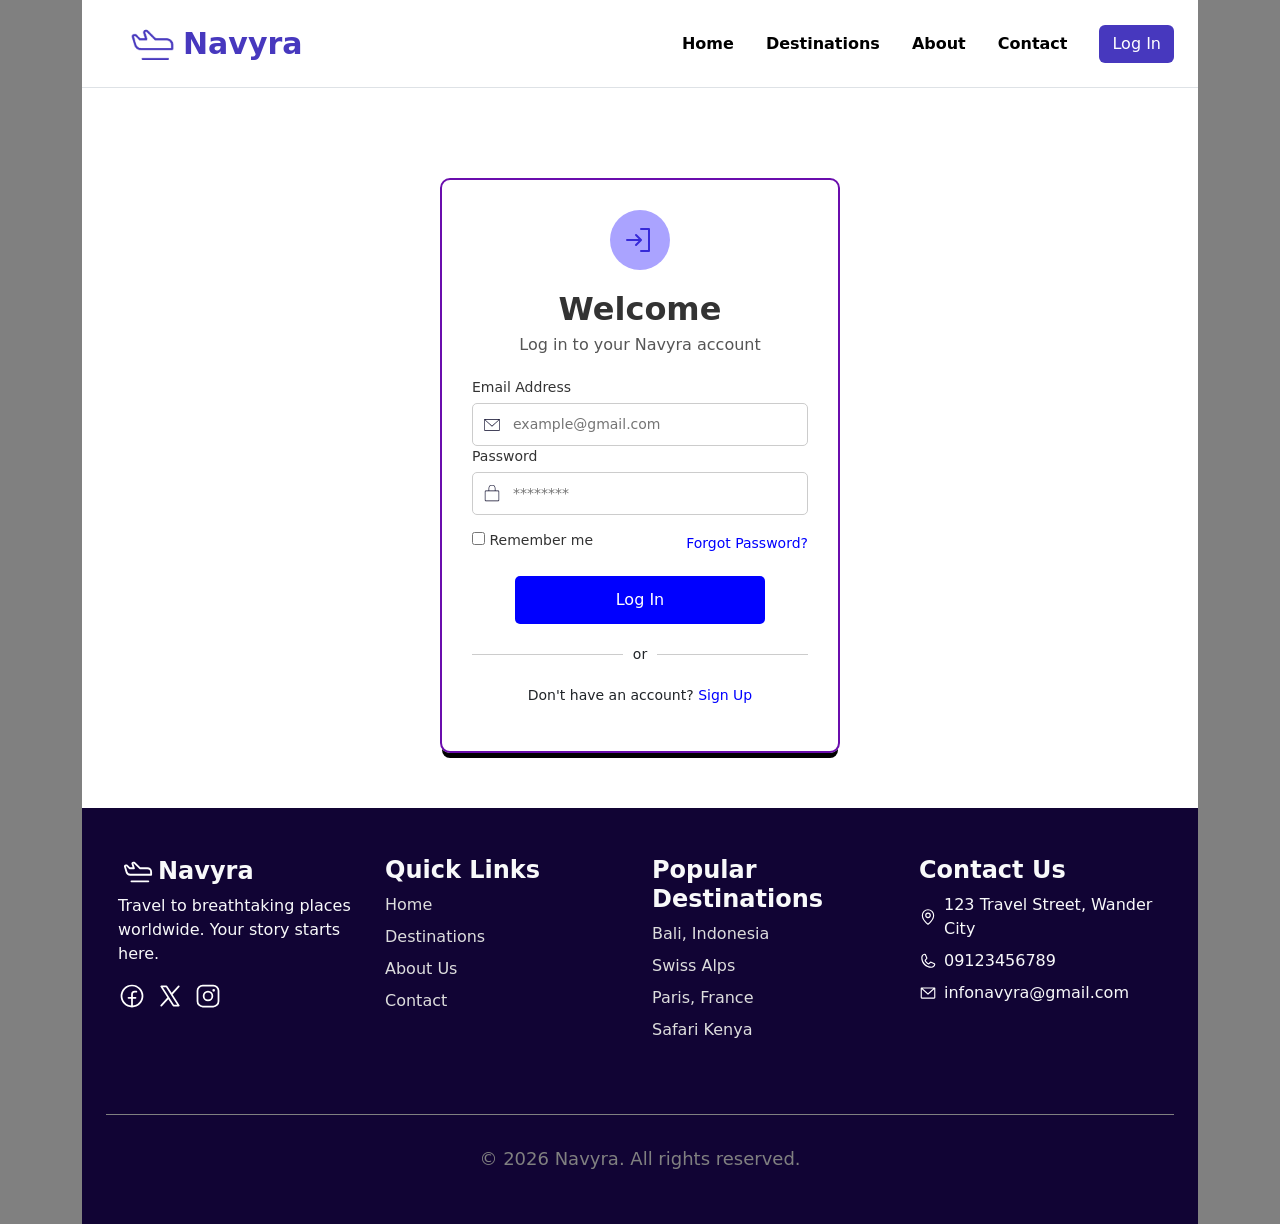
<file: login.html>
<!DOCTYPE html>
<html lang="en">

<head>
    <meta charset="UTF-8">
    <meta name="viewport" content="width=device-width, initial-scale=1.0">
    <title>LogIn</title>
    <link href="https://cdn.jsdelivr.net/npm/bootstrap@5.3.8/dist/css/bootstrap.min.css" rel="stylesheet"
        integrity="sha384-sRIl4kxILFvY47J16cr9ZwB07vP4J8+LH7qKQnuqkuIAvNWLzeN8tE5YBujZqJLB" crossorigin="anonymous">
    <link rel="stylesheet" href="style.css">
</head>
<style>
 
    .login-section {
        display: flex;
        justify-content: center;
        align-items: center;
        min-height: 80vh; 
        background-color: #fff;
    }

    .login-container {
        border: 2px solid #6a0dad; 
        border-radius: 10px;
        padding: 30px;
        max-width: 400px;
        width: 100%;
        box-shadow: 0 4px 10px rgba(0,0,0,0.1);
        text-align: center;
        box-shadow: 0 7px 0 -2px rgba(0, 0, 0, 1);
        margin-top: 80px;
        margin-bottom: 45px;
    }

    .icon-circle {
        width: 60px;
        height: 60px;
        background-color: #AAA3FF;
        border-radius: 50%;
        display: flex;
        justify-content: center;
        align-items: center;
        margin: 0 auto 20px;
    }

    h2 {
        margin: 0;
        font-size: 24px;
        color: #333;
    }

    .login-container p {
        margin: 5px 0 20px;
        color: #555;
    }

    .form-group {
        text-align: left;
        margin-bottom: 15px;
    }

    label {
        display: block;
        font-size: 14px;
        margin-bottom: 5px;
        color: #333;
    }

    input[type="email"],
    input[type="password"] {
        width: 100%;
        padding: 10px;
        border: 1px solid #ccc;
        border-radius: 5px;
        font-size: 14px;
    }

    .options {
        display: flex;
        justify-content: space-between;
        align-items: center;
        font-size: 14px;
        margin-bottom: 20px;
    }

    .options a {
        color: #0000FF;
        text-decoration: none;
        margin-top: 15px;
    }

    .options label{
        margin-top: 15px;
    }

    .options a:hover {
        text-decoration: underline;
    }

    .login-btn {
        width: 250px;
        padding: 12px;
        background-color: #0000FF;
        border: none;
        border-radius: 5px;
        color: #fff;
        font-size: 16px;
        cursor: pointer;
        display: block;       
        margin: 0 auto;
    }

    .login-btn:hover {
        background-color: rgb(55, 0, 128);
    }

    .divider {
        display: flex;
        align-items: center;
        margin: 20px 0;
    }

    .divider::before,
    .divider::after {
        content: "";
        flex: 1;
        border-bottom: 1px solid #ccc;
    }

    .divider span {
        margin: 0 10px;
        font-size: 14px;
    }

    .signup {
        font-size: 14px;
        text-align: center
    }

    .signup a {
        color: #0000FF;
        text-decoration: none;
    }

    .signup a:hover {
        text-decoration: underline;
    }

    .input-with-icon {
        position: relative;
        width: 100%;
    }

    .input-with-icon svg {
        position: absolute;
        top: 50%;
        left: 10px;
        transform: translateY(-50%);
        width: 20px;
        height: 20px;
        pointer-events: none;
    }

    .input-with-icon input {
        width: 100%;
        padding: 10px 10px 10px 40px;
        border: 1px solid #ccc;
        border-radius: 5px;
        font-size: 14px;
    }

    /* ------------------------------------------------------------------------------------- */

    @media (max-width: 480px) {
        .login-section {
            min-height: 100vh;
            padding: 20px;
        }

        .login-container {
            padding: 20px;
            max-width: 100%;
            margin: 10px;
        }

        h2 {
            font-size: 20px;
        }

        .login-container p {
            font-size: 14px;
        }

        .login-btn {
            width: 100%; 
        }

        .icon-circle {
            width: 50px;
            height: 50px;
        }

        .options {
            flex-direction: column;
            align-items: flex-start;
            gap: 8px;
        }
    }

    @media (max-width: 1200px) {
        .login-container {
            max-width: 420px;
            padding: 25px;
        }

        h2 {
            font-size: 22px;
        }

        .login-container p {
            font-size: 15px;
        }

        .login-btn {
            width: 100%;
        }

        .options {
            flex-direction: row;
            justify-content: space-between;
        }
    }

</style>

<body>

    <div class="container">
        <nav class="navbar navbar-expand-md border-bottom py-3" style="background-color: white;">

            <a class="navbar-brand d-flex align-items-center fw-bold" href="#" style="color: #4738BE; font-size: 30px;">
                <img src="./airplane-in-flight-light.png" alt="airplane-in-flight" height="45" class="ms-5 me-2">
                Navyra
            </a>
    
            <button class="navbar-toggler" type="button" data-bs-toggle="collapse" data-bs-target="#navMenu">
                <span class="navbar-toggler-icon"></span>
            </button>
    
            <div class="collapse navbar-collapse justify-content-end" id="navMenu">
                <ul class="navbar-nav mb-2 mb-md-0">
                    <li class="nav-item"><a href="index.html" class="nav-link me-3" style="font-weight: 600">Home</a></li>
                    <li class="nav-item"><a href="destinations.html" class="nav-link me-3" style="font-weight: 600">Destinations</a></li>
                    <li class="nav-item"><a href="about.html" class="nav-link me-3" style="font-weight: 600">About</a></li>
                    <li class="nav-item"><a href="contact.html" class="nav-link me-4" style="font-weight: 600">Contact</a></li>
                </ul>
                <a href="login.html" class="btn custom-login me-4">Log In</a>
            </div>
        </nav>
    </div>

    <!-- ----------------------------------------------------------------------------------------------- -->

    <div class="container">
        <section class="login-section">
            <div class="login-container">
                <div class="icon-circle">
                    <svg xmlns="http://www.w3.org/2000/svg" width="32" height="32" fill="#372ad8" viewBox="0 0 256 256">
                        <path
                            d="M141.66,133.66l-40,40a8,8,0,0,1-11.32-11.32L116.69,136H24a8,8,0,0,1,0-16h92.69L90.34,93.66a8,8,0,0,1,11.32-11.32l40,40A8,8,0,0,1,141.66,133.66ZM200,32H136a8,8,0,0,0,0,16h56V208H136a8,8,0,0,0,0,16h64a8,8,0,0,0,8-8V40A8,8,0,0,0,200,32Z">
                        </path>
                    </svg>
                </div>
                <h2 style="font-weight: bold; font-size: 2rem;">Welcome</h2>
                <p>Log in to your Navyra account</p>
    
                <form>
                    <div class="form-group">
                        <label for="email">Email Address</label>
                        <div class="input-with-icon">

                            <svg xmlns="http://www.w3.org/2000/svg" width="24" height="24" fill="#080727" viewBox="0 0 256 256">
                                <path
                                    d="M224,52H32a4,4,0,0,0-4,4V192a12,12,0,0,0,12,12H216a12,12,0,0,0,12-12V56A4,4,0,0,0,224,52Zm-10.28,8L128,138.57,42.28,60ZM216,196H40a4,4,0,0,1-4-4V65.09L125.3,147a4,4,0,0,0,5.4,0L220,65.09V192A4,4,0,0,1,216,196Z">
                                </path>
                            </svg>
                        <input type="email" id="email" placeholder="example@gmail.com" required>
                    </div>
    
                    <div class="form-group">
                        <label for="password">Password</label>
                        <div class="input-with-icon">

                            <svg xmlns="http://www.w3.org/2000/svg" width="24" height="24" fill="#080727" viewBox="0 0 256 256">
                                <path
                                    d="M208,84H172V56a44,44,0,0,0-88,0V84H48A12,12,0,0,0,36,96V208a12,12,0,0,0,12,12H208a12,12,0,0,0,12-12V96A12,12,0,0,0,208,84ZM92,56a36,36,0,0,1,72,0V84H92ZM212,208a4,4,0,0,1-4,4H48a4,4,0,0,1-4-4V96a4,4,0,0,1,4-4H208a4,4,0,0,1,4,4Z">
                                </path>
                            </svg>
                        <input type="password" id="password" placeholder="********" required>
                    </div>
    
                    <div class="options">
                        <label><input type="checkbox"> Remember me</label>
                        <a href="#">Forgot Password?</a>
                    </div>
    
                    <button type="submit" class="login-btn">Log In</button>
                </form>
    
                <div class="divider"><span>or</span></div>
    
                <div class="signup">
                    Don't have an account? <a href="#">Sign Up</a>
                </div>
            </div>
        </section>
    </div>

    <!-- ----------------------------------------------------------------------------------------------- -->

    <div class="container">
        <footer class="footer bg-dark-purple text-light pt-5 pb-3 px-4">
            <div class="container">
                <div class="row">
    
                    <div class="col-md-3 mb-4">
                        <div class="logo-wrapper mb-2">
                            <svg class="navyra-logo" xmlns="http://www.w3.org/2000/svg" width="32" height="32"
                                fill="#ffffff" viewBox="0 0 256 256">
                                <path
                                    d="M224,216a8,8,0,0,1-8,8H72a8,8,0,1,1,0-16H216A8,8,0,0,1,224,216Zm24-80v24a8,8,0,0,1-8,8H61.07a39.75,39.75,0,0,1-38.31-28.51L8.69,92.6A16,16,0,0,1,24,72h8a8,8,0,0,1,5.65,2.34L59.32,96H81.81l-9-26.94A16,16,0,0,1,88,48h8a8,8,0,0,1,5.66,2.34L147.32,96H208A40,40,0,0,1,248,136Zm-16,0a24,24,0,0,0-24-24H144a8,8,0,0,1-5.65-2.34L92.69,64H88l12.49,37.47A8,8,0,0,1,92.91,112H56a8,8,0,0,1-5.66-2.34L28.69,88H24l14.07,46.9a23.85,23.85,0,0,0,23,17.1H232Z">
                                </path>
                            </svg>
                            <span class="navyra-text">Navyra</span>
                        </div>
                        <p>Travel to breathtaking places worldwide. Your story starts here.</p>
                        <div class="social-icons mt-3">
                            <svg class="social-icon" xmlns="http://www.w3.org/2000/svg" width="32" height="32"
                                fill="#ffffff" viewBox="0 0 256 256">
                                <path
                                    d="M128,24A104,104,0,1,0,232,128,104.11,104.11,0,0,0,128,24Zm8,191.63V152h24a8,8,0,0,0,0-16H136V112a16,16,0,0,1,16-16h16a8,8,0,0,0,0-16H152a32,32,0,0,0-32,32v24H96a8,8,0,0,0,0,16h24v63.63a88,88,0,1,1,16,0Z">
                                </path>
                            </svg>
                            <svg class="social-icon" xmlns="http://www.w3.org/2000/svg" width="32" height="32"
                                fill="#ffffff" viewBox="0 0 256 256">
                                <path
                                    d="M214.75,211.71l-62.6-98.38,61.77-67.95a8,8,0,0,0-11.84-10.76L143.24,99.34,102.75,35.71A8,8,0,0,0,96,32H48a8,8,0,0,0-6.75,12.3l62.6,98.37-61.77,68a8,8,0,1,0,11.84,10.76l58.84-64.72,40.49,63.63A8,8,0,0,0,160,224h48a8,8,0,0,0,6.75-12.29ZM164.39,208,62.57,48h29L193.43,208Z">
                                </path>
                            </svg>
                            <svg class="social-icon" xmlns="http://www.w3.org/2000/svg" width="32" height="32"
                                fill="#ffffff" viewBox="0 0 256 256">
                                <path
                                    d="M128,80a48,48,0,1,0,48,48A48.05,48.05,0,0,0,128,80Zm0,80a32,32,0,1,1,32-32A32,32,0,0,1,128,160ZM176,24H80A56.06,56.06,0,0,0,24,80v96a56.06,56.06,0,0,0,56,56h96a56.06,56.06,0,0,0,56-56V80A56.06,56.06,0,0,0,176,24Zm40,152a40,40,0,0,1-40,40H80a40,40,0,0,1-40-40V80A40,40,0,0,1,80,40h96a40,40,0,0,1,40,40ZM192,76a12,12,0,1,1-12-12A12,12,0,0,1,192,76Z">
                                </path>
                            </svg>
                        </div>
                    </div>
    
                    <div class="col-md-3 mb-4">
                        <h5 class="footer-title">Quick Links</h5>
                        <ul class="list-unstyled">
                            <li><a href="index.html" class="footer-link">Home</a></li>
                            <li><a href="destinations.html" class="footer-link">Destinations</a></li>
                            <li><a href="about.html" class="footer-link">About Us</a></li>
                            <li><a href="contact.html" class="footer-link">Contact</a></li>
                        </ul>
                    </div>
    
                    <div class="col-md-3 mb-4">
                        <h5 class="footer-title">Popular Destinations</h5>
                        <ul class="list-unstyled">
                            <li><a href="destinations.html" class="footer-link">Bali, Indonesia</a></li>
                            <li><a href="destinations.html" class="footer-link">Swiss Alps</a></li>
                            <li><a href="destinations.html" class="footer-link">Paris, France</a></li>
                            <li><a href="destinations.html" class="footer-link">Safari Kenya</a></li>
                        </ul>
                    </div>
    
                    <div class="col-md-3 mb-4">
                        <h5 class="footer-title">Contact Us</h5>
    
                        <p class="contact-item">
                            <svg class="contact-icon" xmlns="http://www.w3.org/2000/svg" width="20" height="20"
                                fill="#ffffff" viewBox="0 0 256 256">
                                <path
                                    d="M128,64a40,40,0,1,0,40,40A40,40,0,0,0,128,64Zm0,64a24,24,0,1,1,24-24A24,24,0,0,1,128,128Zm0-112a88.1,88.1,0,0,0-88,88c0,31.4,14.51,64.68,42,96.25a254.19,254.19,0,0,0,41.45,38.3,8,8,0,0,0,9.18,0A254.19,254.19,0,0,0,174,200.25c27.45-31.57,42-64.85,42-96.25A88.1,88.1,0,0,0,128,16Zm0,206c-16.53-13-72-60.75-72-118a72,72,0,0,1,144,0C200,161.23,144.53,209,128,222Z">
                                </path>
                            </svg>
                            123 Travel Street, Wander City
                        </p>
    
                        <p class="contact-item">
                            <svg class="contact-icon" xmlns="http://www.w3.org/2000/svg" width="20" height="20"
                                fill="#ffffff" viewBox="0 0 256 256">
                                <path
                                    d="M222.37,158.46l-47.11-21.11-.13-.06a16,16,0,0,0-15.17,1.4,8.12,8.12,0,0,0-.75.56L134.87,160c-15.42-7.49-31.34-23.29-38.83-38.51l20.78-24.71c.2-.25.39-.5.57-.77a16,16,0,0,0,1.32-15.06l0-.12L97.54,33.64a16,16,0,0,0-16.62-9.52A56.26,56.26,0,0,0,32,80c0,79.4,64.6,144,144,144a56.26,56.26,0,0,0,55.88-48.92A16,16,0,0,0,222.37,158.46ZM176,208A128.14,128.14,0,0,1,48,80,40.2,40.2,0,0,1,82.87,40a.61.61,0,0,0,0,.12l21,47L83.2,111.86a6.13,6.13,0,0,0-.57.77,16,16,0,0,0-1,15.7c9.06,18.53,27.73,37.06,46.46,46.11a16,16,0,0,0,15.75-1.14,8.44,8.44,0,0,0,.74-.56L168.89,152l47,21.05h0s.08,0,.11,0A40.21,40.21,0,0,1,176,208Z">
                                </path>
                            </svg>
                            09123456789
                        </p>
    
                        <p class="contact-item">
                            <svg class="contact-icon" xmlns="http://www.w3.org/2000/svg" width="20" height="20"
                                fill="#ffffff" viewBox="0 0 256 256">
                                <path
                                    d="M224,48H32a8,8,0,0,0-8,8V192a16,16,0,0,0,16,16H216a16,16,0,0,0,16-16V56A8,8,0,0,0,224,48ZM203.43,64,128,133.15,52.57,64ZM216,192H40V74.19l82.59,75.71a8,8,0,0,0,10.82,0L216,74.19V192Z">
                                </path>
                            </svg>
                            infonavyra@gmail.com
                        </p>
                    </div>
                </div>
            </div>
    
            <div class="footer-bottom text-center mt-4">
                <p>© 2026 Navyra. All rights reserved.</p>
            </div>
        </footer>
    </div>


    <script src="https://cdn.jsdelivr.net/npm/bootstrap@5.3.8/dist/js/bootstrap.bundle.min.js"
        integrity="sha384-FKyoEForCGlyvwx9Hj09JcYn3nv7wiPVlz7YYwJrWVcXK/BmnVDxM+D2scQbITxI"
        crossorigin="anonymous">
    </script>

</body>
</html>
</file>
<file: style.css>
body {
    background-color: gray;
}

.nav-link{
    color: black;
}

.nav-link:hover {
    color: #372AD8;
}

.custom-login {
    background-color: #4738BE;
    color: white;
}

.custom-login:hover {
    background-color: #372AD8;
    color: white;
}

/* ------------------------------------------------------------------------------------- */

.carousel-item img {
    height: 550px;
    object-fit: cover;
}

.carousel-caption {
    font-size: 25px;
    top: 50%;
    transform: translateY(-50%); 
}

div > div h2 {
    font-size: clamp(1.5rem, 5vw, 3rem);
    font-weight: 150px;
}

.caption-box {
    background-color: rgba(0, 0, 0, 0.4);
    color: #fff;
    padding: 20px;
    border-radius: 10px;
    max-width: 80%;
    margin: 0 auto;
}

.btn-purple:hover {
    background-color: #5a32a3;
    color: #fff;
}

/* ------------------------------------------------------------------------------------- */

.travel-card {
    position: relative;
    border-radius: 10px;
    overflow: hidden;
    box-shadow: 0 2px 6px rgba(0, 0, 0, 0.1);
}

.travel-card:hover {
    transform: translateY(-5px);
}

.travel-caption {
    background: rgba(0, 0, 0, 0.5);
    border-radius: 6px;
    padding: 10px;
}

.travel-carousel img {
    width: 100%;
    height: 250px;
    object-fit: cover;
    border-radius: 5px 5px 0 0;
}

.travel-body {
    background: #fff;
    padding: 15px;
    border-radius: 0 0 5px 5px;
}

.masked {
    font-family: monospace;
    white-space: nowrap;
}

.place {
    display: flex;
    align-items: center;
}

.place-row {
    display: flex;
    justify-content: space-between;
    align-items: center;
}

.map-pin {
    width: 16px;
    height: 16px;
}

.travel-desc {
    font-size: 15px;
    line-height: 1.6;
    margin-top: 5px;
}

.rating-badge {
    position: absolute;
    top: 10px;
    right: 10px;
    background: #fff;
    border-radius: 10px;
    padding: 1px 5px;
    font-weight: bold;
    box-shadow: 0 2px 4px rgba(0, 0, 0, 0.2);
    display: flex;
    align-items: center;
    gap: 4px;
}

.rounded-star {
    width: 16px;
    height: 16px;
    fill: #f1c40f;
}

/* ------------------------------------------------------------------------------------- */

.footer {
    background-color: #110434;
}

.logo-wrapper {
    display: flex;
    align-items: center;   
}

.navyra-logo {
    width: 40px;
    height: 30px;
}

.footer-title,
.navyra-text {
    font-size: 1.5rem;
    font-weight: bold;
    line-height: 1.2;
}

.footer-link {
    color: #ddd;
    text-decoration: none;
}

.footer-link {
    display: inline-block;
    padding-bottom: 8px;
}

.footer-link:hover {
    color: #fff;
    text-decoration: underline;
}

.social-icons .social-icon {
    width: 28px;
    height: 28px;
    margin-right: 5px;
}

.footer-bottom {
    border-top: 1px solid gray;
    padding-top: 30px;
    padding-bottom: 20px;
    font-size: 18px;
    color: gray;
    font-weight: 500;
}

.contact-item {
    display: flex;
    align-items: center;
    margin-bottom: 8px;
}

.contact-icon {
    width: 18px;
    height: 18px;
    margin-right: 7px;
    flex-shrink: 0;
}
</file>
